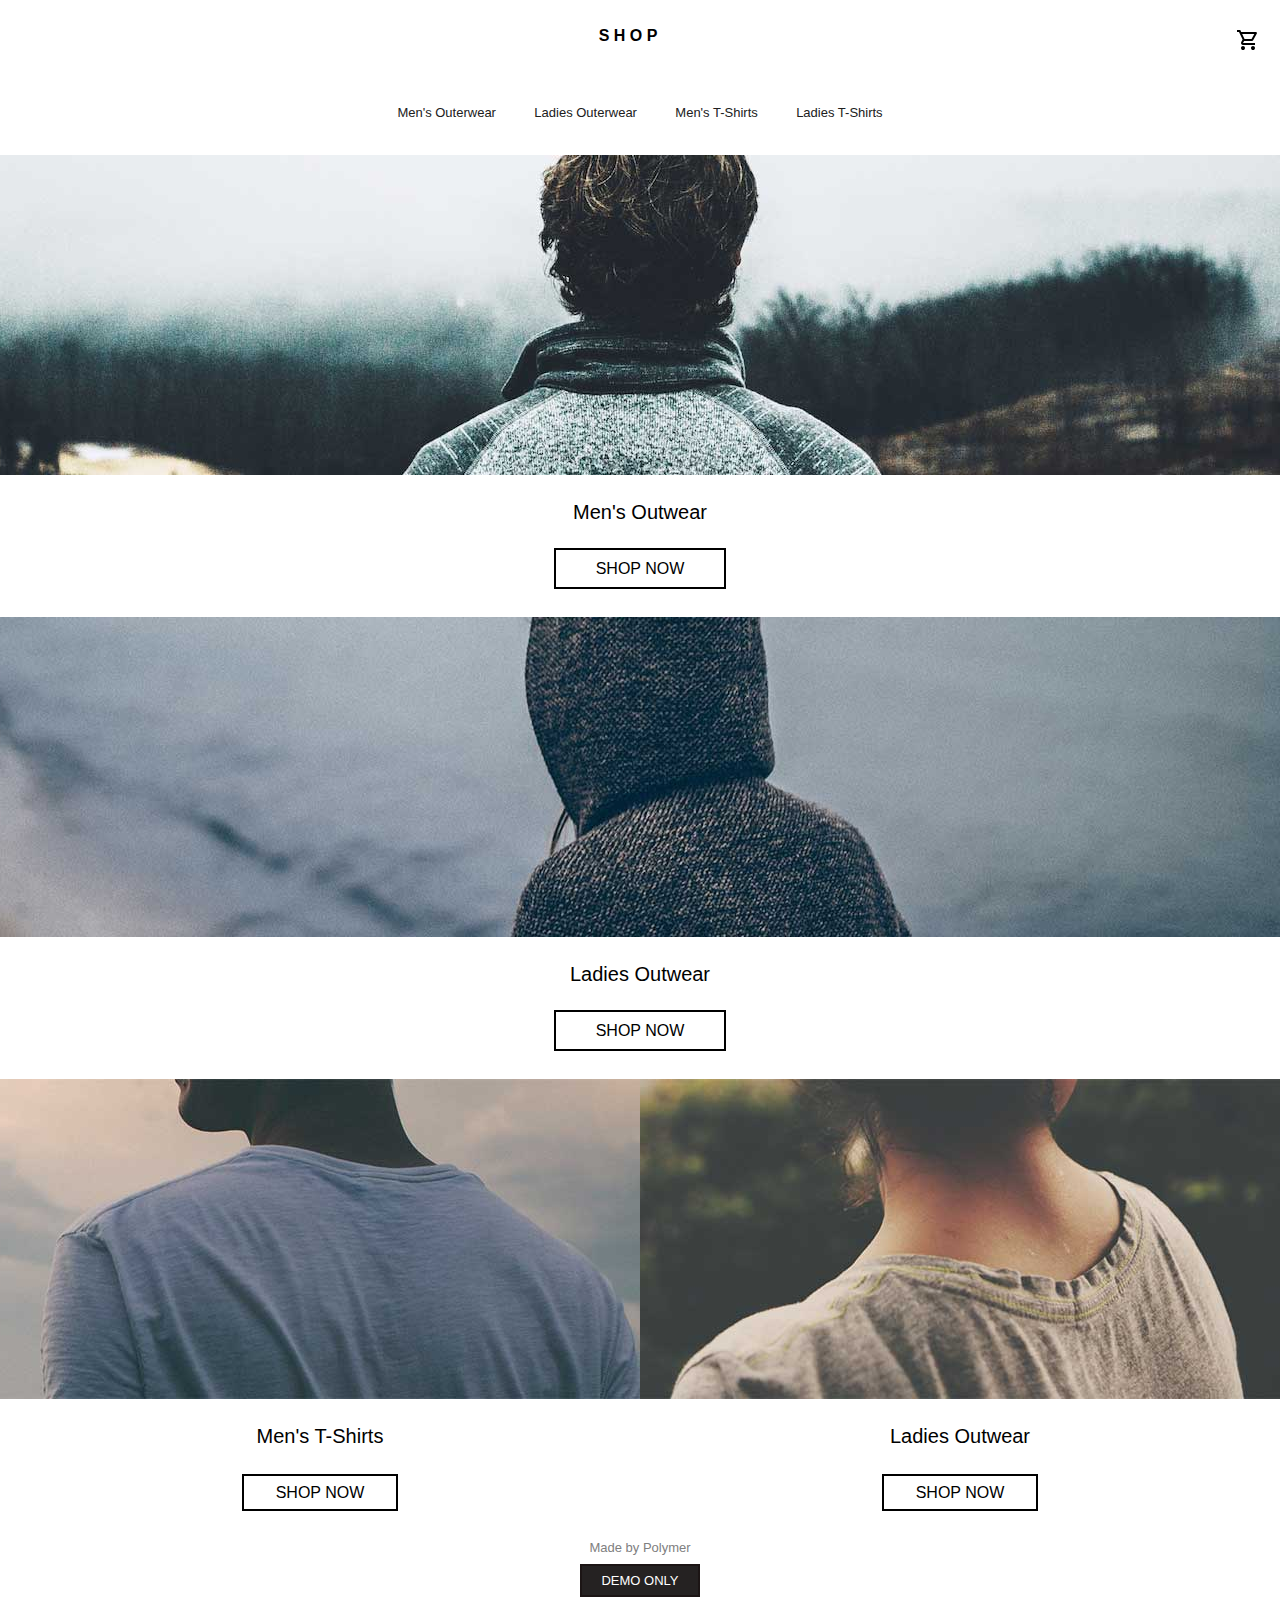
<file: index.html>
<!DOCTYPE html>
<html lang="en">
<head>
    <meta charset="UTF-8">
    <meta name="viewport" content="width=device-width, initial-scale=1.0">
    <title>Polymer-Pricing</title>
    <link rel="stylesheet" href="./reset.css">
    <link rel="stylesheet" href="./style.css">
    
</head>
<body>
    <div class="main">
        <div class="MainBar">
            <div class="HamburgerMenu2"><a href="#"><svg xmlns="http://www.w3.org/2000/svg" height="24px" viewBox="0 -960 960 960" width="20px" fill="#ffffff"><path d="M120-240v-80h720v80H120Zm0-200v-80h720v80H120Zm0-200v-80h720v80H120Z"/></svg></a></div>
            <div class="HamburgerMenu"><a href="#"><svg xmlns="http://www.w3.org/2000/svg" height="24px" viewBox="0 -960 960 960" width="20px" fill="#000000"><path d="M120-240v-80h720v80H120Zm0-200v-80h720v80H120Zm0-200v-80h720v80H120Z"/></svg></a></div>
            <a class="ShopCenter" href="./index.html">S H O P</a>
            <div class="ShoppingCart"><a href="./cart.html"><svg xmlns="http://www.w3.org/2000/svg" height="24px" viewBox="0 -960 960 960" width="24px" fill="#000000"><path d="M280-80q-33 0-56.5-23.5T200-160q0-33 23.5-56.5T280-240q33 0 56.5 23.5T360-160q0 33-23.5 56.5T280-80Zm400 0q-33 0-56.5-23.5T600-160q0-33 23.5-56.5T680-240q33 0 56.5 23.5T760-160q0 33-23.5 56.5T680-80ZM246-720l96 200h280l110-200H246Zm-38-80h590q23 0 35 20.5t1 41.5L692-482q-11 20-29.5 31T622-440H324l-44 80h480v80H280q-45 0-68-39.5t-2-78.5l54-98-144-304H40v-80h130l38 80Zm134 280h280-280Z"/></svg></a></div>
        </div>
        <div class="MainPagelist">
            <a class="heading1" href="./ladies-outwear.html">Men's Outerwear</a>
            <a class="heading1" href="./ladies-outwear.html">Ladies Outerwear</a>
            <a class="heading1" href="./ladies-outwear.html">Men's T-Shirts</a>
            <a class="heading1" href="./ladies-outwear.html">Ladies T-Shirts</a>
        </div>
        <div class="container">
            <a  href="./ladies-outwear.html">
                <img class="image"  src="./images/mens_outerwear.jpg" alt="Men's Outwear">
            </a>
            <h2>Men's Outwear</h2>
            <a class="ShopNow" href="./ladies-outwear.html">SHOP NOW</a>
        </div>

        <div class="container">
            <a  href="./ladies-outwear.html">
                <img class="image"  src="./images/ladies_outerwear.jpg" alt="Ladies Outwear">
            </a>
            <h2>Ladies Outwear</h2>
            <a class="ShopNow" href="./ladies-outwear.html">SHOP NOW</a>
        </div>

        <div class="RContainer">

            <div class="container">
                <a  href="./ladies-outwear.html">
                    <img class="image"  src="./images/mens_tshirts.jpg" alt="Men's ">
                </a>
                <h2 class="font">Men's T-Shirts</h2>
                <a class="ShopNow Row" href="./ladies-outwear.html">SHOP NOW</a>
            </div>

            <div class="container">
                <a  href="./ladies-outwear.html">
                    <img class="image"  src="./images/ladies_tshirts.jpg" alt="Ladies Outwear">
                </a>
                <h2 class="font">Ladies Outwear</h2>
                <a class="ShopNow Row" href="./ladies-outwear.html">SHOP NOW</a>
            </div>
        </div>
        <div class="last">
            <a class="MadeBy" href="#">Made by Polymer</a>
            <div class="demo-only">DEMO ONLY</div>
        </div>   
         
    </div>
</body>
</html>
</file>
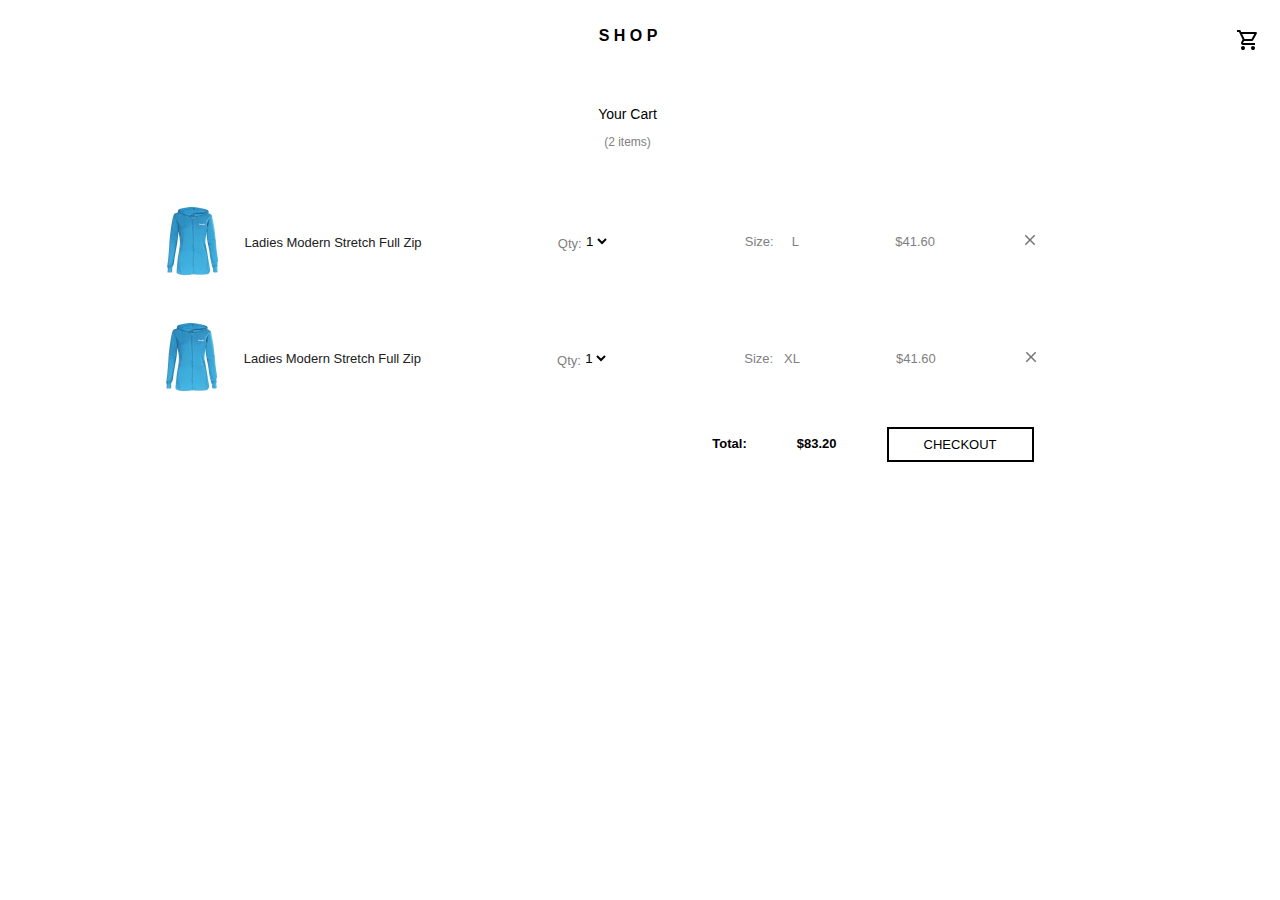
<file: cart.html>
<!DOCTYPE html>
<html lang="en">

<head>
    <meta charset="UTF-8">
    <meta name="viewport" content="width=device-width, initial-scale=1.0">
    <title>Your Cart</title>
    <link rel="stylesheet" href="./reset.css">
    <link rel="stylesheet" href="./style.css">
</head>

<body>

    <div class="CartForMobile">
    <div class="CartMain">
        <div class="MainBar">
            <div class="HamburgerMenu2"><a href="#"><svg xmlns="http://www.w3.org/2000/svg" height="24px" viewBox="0 -960 960 960" width="20px" fill="#ffffff"><path d="M120-240v-80h720v80H120Zm0-200v-80h720v80H120Zm0-200v-80h720v80H120Z"/></svg></a></div>
            <div class="HamburgerMenu"><a href="#"><svg xmlns="http://www.w3.org/2000/svg" height="24px"
                        viewBox="0 -960 960 960" width="24px" fill="#000000">
                        <path d="M120-240v-80h720v80H120Zm0-200v-80h720v80H120Zm0-200v-80h720v80H120Z" /></svg></a></div>
            <a class="ShopCenter" href="./index.html">S H O P</a>
            <div class="ShoppingCart"><a href="./cart.html"><svg xmlns="http://www.w3.org/2000/svg" height="24px"
                        viewBox="0 -960 960 960" width="24px" fill="#000000">
                        <path
                            d="M280-80q-33 0-56.5-23.5T200-160q0-33 23.5-56.5T280-240q33 0 56.5 23.5T360-160q0 33-23.5 56.5T280-80Zm400 0q-33 0-56.5-23.5T600-160q0-33 23.5-56.5T680-240q33 0 56.5 23.5T760-160q0 33-23.5 56.5T680-80ZM246-720l96 200h280l110-200H246Zm-38-80h590q23 0 35 20.5t1 41.5L692-482q-11 20-29.5 31T622-440H324l-44 80h480v80H280q-45 0-68-39.5t-2-78.5l54-98-144-304H40v-80h130l38 80Zm134 280h280-280Z" />
                    </svg></a></div>
        </div>

        <div class="details">
            <h2 class="page-name">Your Cart</h2>
            <p class="page-items">(2 items)</p>
        </div>

    </div>

    <div class="CartItems">

        <div class="CartItem1">

            <a class="ImageInCart" href="./product.html">
                <div class="ImageDiv">
                    <img class="CartItemImage " src="./Ladies-outwear-images/10-24102B.jpg" alt="">
                </div>
            </a>

            <div class="DetailsOfCart">
                <div class="Div1">
                    <div class="ItemDetailsCO"><a class="NameOnCheckOut" href="./product.html">Ladies Modern Stretch Full Zip</a>
                    </div>
                    <div class="CloseButton"><svg xmlns="http://www.w3.org/2000/svg" height="18px"
                            viewBox="0 -960 960 960" width="18px" fill=#757575>
                            <path
                                d="m256-200-56-56 224-224-224-224 56-56 224 224 224-224 56 56-224 224 224 224-56 56-224-224-224 224Z" />
                        </svg></div>
                </div>
                <div></div>
                <div class="Div2">
                    <div class="Empty"></div>
                    <div class="details-qty">
                        <label class="latestQTY" for="Qty">Qty: </label>
                        <select class="PQtySelector" name="option" id="Quantity">
                            <option value="1" selected>1</option>
                            <option value="2">2</option>
                            <option value="3">3</option>
                            <option value="4">4</option>
                            <option value="5">5</option>
                        </select>
                    </div>
                    
                    <div class="Size">Size:  &nbsp; &nbsp;       M </div>
                    <div class="Size">$41.60 </div>
                </div>
            </div>
        </div>

        <div class="CartItem1">

            <a class="ImageInCart" href="./product.html">
                <div class="ImageDiv">
                    <img class="CartItemImage " src="./Ladies-outwear-images/10-24102B.jpg" alt="">
                </div>
            </a>

            <div class="DetailsOfCart">
                <div class="Div1">
                    <div class="ItemDetailsCO"><a class="NameOnCheckOut" href="">Ladies Modern Stretch Full Zip</a>
                    </div>
                    <div class="CloseButton"><svg xmlns="http://www.w3.org/2000/svg" height="18px"
                            viewBox="0 -960 960 960" width="18px" fill=#757575>
                            <path
                                d="m256-200-56-56 224-224-224-224 56-56 224 224 224-224 56 56-224 224 224 224-56 56-224-224-224 224Z" />
                        </svg></div>
                </div>
                <div></div>
                <div class="Div2">
                    <div class="Empty"></div>
                    <div class="details-qty">
                        <label class="latestQTY" for="Qty">Qty: </label>
                        <select class="PQtySelector" name="option" id="Quantity">
                            <option value="1" selected>1</option>
                            <option value="2">2</option>
                            <option value="3">3</option>
                            <option value="4">4</option>
                            <option value="5">5</option>
                        </select>
                    </div>
                    
                    <div class="Size">Size:  &nbsp; &nbsp;       L </div>
                    <div class="Size">$41.60 </div>
                </div>
            </div>
        </div>
    </div>
    <div class="CHLast">
        <div class="Constant"></div>
        <div class="Constant2">
        <div class="Constant3">
        <div class="Total">Total: &nbsp; &nbsp; &nbsp; &nbsp; 83.20</div>
        </div>
    </div>
    </div>

    <a class="CCheckout" href="./checkout.html">
        <div class="CCheckoutDiv">CHECKOUT</div>
    </a>    
 </div>


 <div class="CartForLaptop">
    <div class="CartMain">
        <div class="MainBar">
            <div class="HamburgerMenu2"><a href="#"><svg xmlns="http://www.w3.org/2000/svg" height="24px" viewBox="0 -960 960 960" width="20px" fill="#ffffff"><path d="M120-240v-80h720v80H120Zm0-200v-80h720v80H120Zm0-200v-80h720v80H120Z"/></svg></a></div>
            <div class="HamburgerMenu"><a href="#"><svg xmlns="http://www.w3.org/2000/svg" height="24px"
                        viewBox="0 -960 960 960" width="24px" fill="#000000">
                        <path d="M120-240v-80h720v80H120Zm0-200v-80h720v80H120Zm0-200v-80h720v80H120Z" /></svg></a></div>
            <a class="ShopCenter" href="./index.html">S H O P</a>
            <div class="ShoppingCart"><a href="./cart.html"><svg xmlns="http://www.w3.org/2000/svg" height="24px"
                        viewBox="0 -960 960 960" width="24px" fill="#000000">
                        <path
                            d="M280-80q-33 0-56.5-23.5T200-160q0-33 23.5-56.5T280-240q33 0 56.5 23.5T360-160q0 33-23.5 56.5T280-80Zm400 0q-33 0-56.5-23.5T600-160q0-33 23.5-56.5T680-240q33 0 56.5 23.5T760-160q0 33-23.5 56.5T680-80ZM246-720l96 200h280l110-200H246Zm-38-80h590q23 0 35 20.5t1 41.5L692-482q-11 20-29.5 31T622-440H324l-44 80h480v80H280q-45 0-68-39.5t-2-78.5l54-98-144-304H40v-80h130l38 80Zm134 280h280-280Z" />
                    </svg></a></div>
        </div>

        <div class="details CartDetails">
            <h2 class="page-name">Your Cart</h2>
            <p class="page-items">(2 items)</p>
        </div>

    </div>

    

    <div class="CartItemsLaptop">

        

        <div class="CartProduct1">

            <a class="ImageInCart" href="./product.html">
                <div class="ImageDiv">
                    <img class="CartItemImage" src="./Ladies-outwear-images/10-24102B.jpg" alt="">
                </div>
            </a>

            <div class="CartProductName">
                <div class="ProductNameInCart"><a class="ProductNameInCartLink" href="./product.html">Ladies Modern Stretch Full Zip</a></div>
            </div>

            <div class="CartProductDetails">
                <div class="details-qty details-qty-laptop">
                    <label class="latestQTY latestQTYLaptop" for="Qty">Qty: </label>
                    <select class="PQtySelector PQtySelectorLaptop" name="option" id="Quantity">
                        <option value="1" selected>1</option>
                        <option value="2">2</option>
                        <option value="3">3</option>
                        <option value="4">4</option>
                        <option value="5">5</option>
                    </select>
                </div>
                <div class="Size SizeLaptop">Size:  &nbsp; &nbsp;       L </div>
                <div class="Size SizeLaptop">$41.60 </div>
                <div class="CloseButton CloseButtonLaptop"><svg xmlns="http://www.w3.org/2000/svg" height="18px"
                    viewBox="0 -960 960 960" width="18px" fill=#757575>
                    <path
                        d="m256-200-56-56 224-224-224-224 56-56 224 224 224-224 56 56-224 224 224 224-56 56-224-224-224 224Z" />
                </svg></div>
            </div>



        </div>


        <div class="CartProduct1">

            <a class="ImageInCart" href="./product.html">
                <div class="ImageDiv">
                    <img class="CartItemImage" src="./Ladies-outwear-images/10-24102B.jpg" alt="">
                </div>
            </a>

            <div class="CartProductName">
                <div class="ProductNameInCart"><a class="ProductNameInCartLink" href="./product.html">Ladies Modern Stretch Full Zip</a></div>
            </div>

            <div class="CartProductDetails">
                <div class="details-qty details-qty-laptop">
                    <label class="latestQTY latestQTYLaptop" for="Qty">Qty: </label>
                    <select class="PQtySelector PQtySelectorLaptop" name="option" id="Quantity">
                        <option value="1" selected>1</option>
                        <option value="2">2</option>
                        <option value="3">3</option>
                        <option value="4">4</option>
                        <option value="5">5</option>
                    </select>
                </div>
                <div class="Size SizeLaptop">Size:  &nbsp;       XL </div>
                <div class="Size SizeLaptop">$41.60 </div>
                <div class="CloseButton CloseButtonLaptop"><svg xmlns="http://www.w3.org/2000/svg" height="18px"
                    viewBox="0 -960 960 960" width="18px" fill=#757575>
                    <path
                        d="m256-200-56-56 224-224-224-224 56-56 224 224 224-224 56 56-224 224 224 224-56 56-224-224-224 224Z" />
                </svg></div>
            </div>
        </div>


        <div class="CartProduct1 line3">
        <div class="CartTotalLaptop1">

            <div class="CartTotalLaptop">
                <div class="TotalLaptop">Total:</div>
                <span class="subtotal">$83.20</span>
                <d class="CheckOutLaptopClick">
                    <a class="CheckOutLaptopClick1" href="./checkout.html">CHECKOUT</a>
                </d>  
            </div>
        </div>
        </div>
        



    </div>
      
 </div>
</body>

</html>
</file>
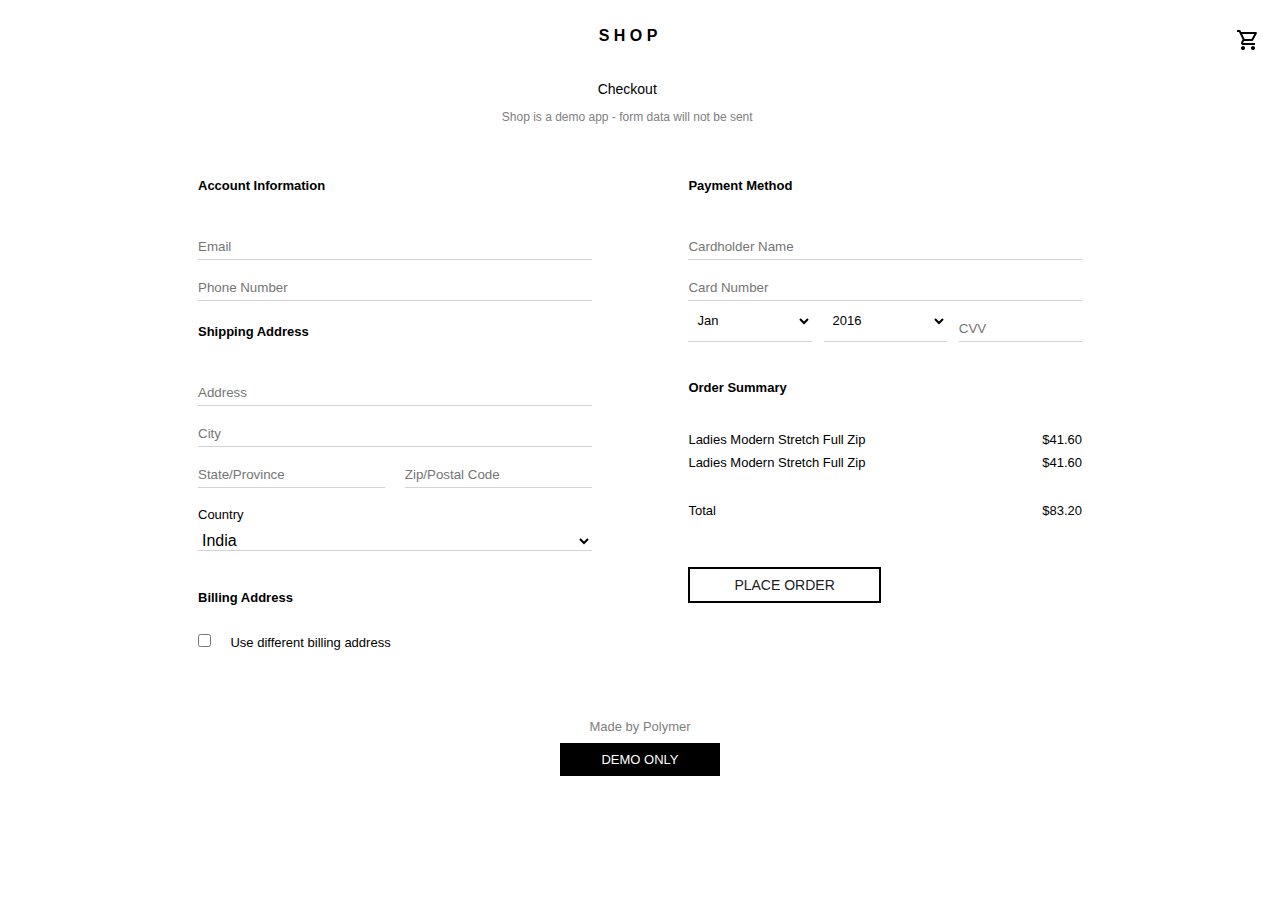
<file: checkout.html>
<!DOCTYPE html>
<html lang="en">
<head>
    <meta charset="UTF-8">
    <meta name="viewport" content="width=device-width, initial-scale=1.0">
    <title>Checkout</title>
    <link rel="stylesheet" href="./reset.css">
    <link rel="stylesheet" href="./style.css">
</head>
<body>
    <div class="main">
        <div class="MainBar">
            <div class="HamburgerMenu2"><a href="#"><svg xmlns="http://www.w3.org/2000/svg" height="24px" viewBox="0 -960 960 960" width="20px" fill="#ffffff"><path d="M120-240v-80h720v80H120Zm0-200v-80h720v80H120Zm0-200v-80h720v80H120Z"/></svg></a></div>
            <div class="HamburgerMenu"><a href="#"><svg xmlns="http://www.w3.org/2000/svg" height="24px" viewBox="0 -960 960 960" width="20px" fill="#000000"><path d="M120-240v-80h720v80H120Zm0-200v-80h720v80H120Zm0-200v-80h720v80H120Z"/></svg></a></div>
            <a class="ShopCenter" href="./index.html">S H O P</a>
            <div class="ShoppingCart"><a href="./cart.html"><svg xmlns="http://www.w3.org/2000/svg" height="24px" viewBox="0 -960 960 960" width="24px" fill="#000000"><path d="M280-80q-33 0-56.5-23.5T200-160q0-33 23.5-56.5T280-240q33 0 56.5 23.5T360-160q0 33-23.5 56.5T280-80Zm400 0q-33 0-56.5-23.5T600-160q0-33 23.5-56.5T680-240q33 0 56.5 23.5T760-160q0 33-23.5 56.5T680-80ZM246-720l96 200h280l110-200H246Zm-38-80h590q23 0 35 20.5t1 41.5L692-482q-11 20-29.5 31T622-440H324l-44 80h480v80H280q-45 0-68-39.5t-2-78.5l54-98-144-304H40v-80h130l38 80Zm134 280h280-280Z"/></svg></a></div>
        </div>

        <div class="details DetailsCheckout">
            <h2 class="page-name">Checkout</h2>
            <p class="page-items">Shop is a demo app - form data will not be sent</p>
        </div>


        <div class="main-container">


            <div class="left-container">

                <h2 class="PersonDetailsHeading">Account Information</h2>
                <input type="text" placeholder="Email" class="InputData">
                <input type="text" placeholder="Phone Number" class="InputData">
                <h2 class="PersonDetailsHeading">Shipping Address</h2>
                <input type="text" placeholder="Address" class="InputData">
                <input type="text" placeholder="City" class="InputData">
                <div class="StateZip">
                    <input type="text" placeholder="State/Province" class="InputData">
                    <input type="text" placeholder="Zip/Postal Code" class="InputData">
                </div>
                <div class="LableCountry">
                    <label for="" class="LabelName">Country</label>
                    <select name="" id="" class="CountrySelector">
                        <option value="">India</option>
                        <option value="">USA</option>
                        <option value="">Canada</option>
                    </select>
                </div>

                <h2 class="PersonDetailsHeading  BillingAddress">Billing Address</h2>

                <div class="HiddenBillDiv">
                    <input type="checkbox" id="hide-bill" class="hidden-bill">
                    <label class="label-hide-address" for="">Use different billing address</label>
                    <div id="hide" class="hidden-address">
                        <input type="text" placeholder="Address" class="InputData">
                        <input type="text" placeholder="City" class="InputData">
                        <div style="width: 100%;">
                            <div class="StateZip">
                                <input type="text" placeholder="State/Province" class="InputData">
                                <input type="text" placeholder="Zip/Postal Code" class="InputData">
                            </div>
                        </div>
                    </div>
                </div>

            </div>

            <div class="right-container">

                <h2 class="PersonDetailsHeading">Payment Method</h2>
                <input type="text" name="" id="" placeholder="Cardholder Name" class="InputData">
                <input type="text" name="" id="" placeholder="Card Number" class="InputData">
                <div class="MonthYearCvv">
                    <select name="" id="" class="MonthSelector">
                        <option value="">Jan</option>
                        <option value="">Feb</option>
                        <option value="">Mar</option>
                        <option value="">Apr</option>
                        <option value="">May</option>
                        <option value="">Jun</option>
                        <option value="">Jul</option>
                        <option value="">Aug</option>
                        <option value="">Sep</option>
                        <option value="">Oct</option>
                        <option value="">Nov</option>
                        <option value="">Dec</option>
                    </select>
                    <select name="" id="" class="MonthSelector">
                        <option value="">2016</option>
                        <option value="">2017</option>
                        <option value="">2018</option>
                        <option value="">2019</option>
                        <option value="">2020</option>
                        <option value="">2021</option>
                        <option value="">2022</option>
                        <option value="">2023</option>
                        <option value="">2024</option>
                        <option value="">2025</option>
                        <option value="">2026</option>
                    </select>
                    <input type="text" placeholder="CVV" class="InputData InputCvv">
                </div>

                <h2 class="PersonDetails OrderSummary">Order Summary</h2>
                <div class="CheckoutTotalPrice">
                    <h4 class="TotalPriceLast">Ladies Modern Stretch Full Zip</h4>
                    <span>$41.60</span>
                </div>
                <div class="CheckoutTotalPrice">
                    <h4 class="TotalPriceLast">Ladies Modern Stretch Full Zip</h4>
                    <span>$41.60</span>
                </div>
                <div  class="CheckoutTotalPrice last2">
                    <h4 class="TotalPriceLast">Total</h4>
                    <span>$83.20</span>
                </div>


            <footer class="PlaceOrderLastDiv">
                <a href="./cart.html" class="PlaceOrderLast">PLACE ORDER</a>
            </footer>
            </div>

        </div>
        <a class="AddToCart" href="./cart.html">
            <div class="AddToCartDiv">PLACE ORDER</div>
        </a>



    </div>

    <div class="LastContentOfProductPage  demoonlylast">
        <a class="LastContentOfProductPageMadeBy" href="#">Made by Polymer</a>
        <div class="LastContentOfProductPageDemoOnly">DEMO ONLY</div>
    </div> 
</body>
</html>
</file>
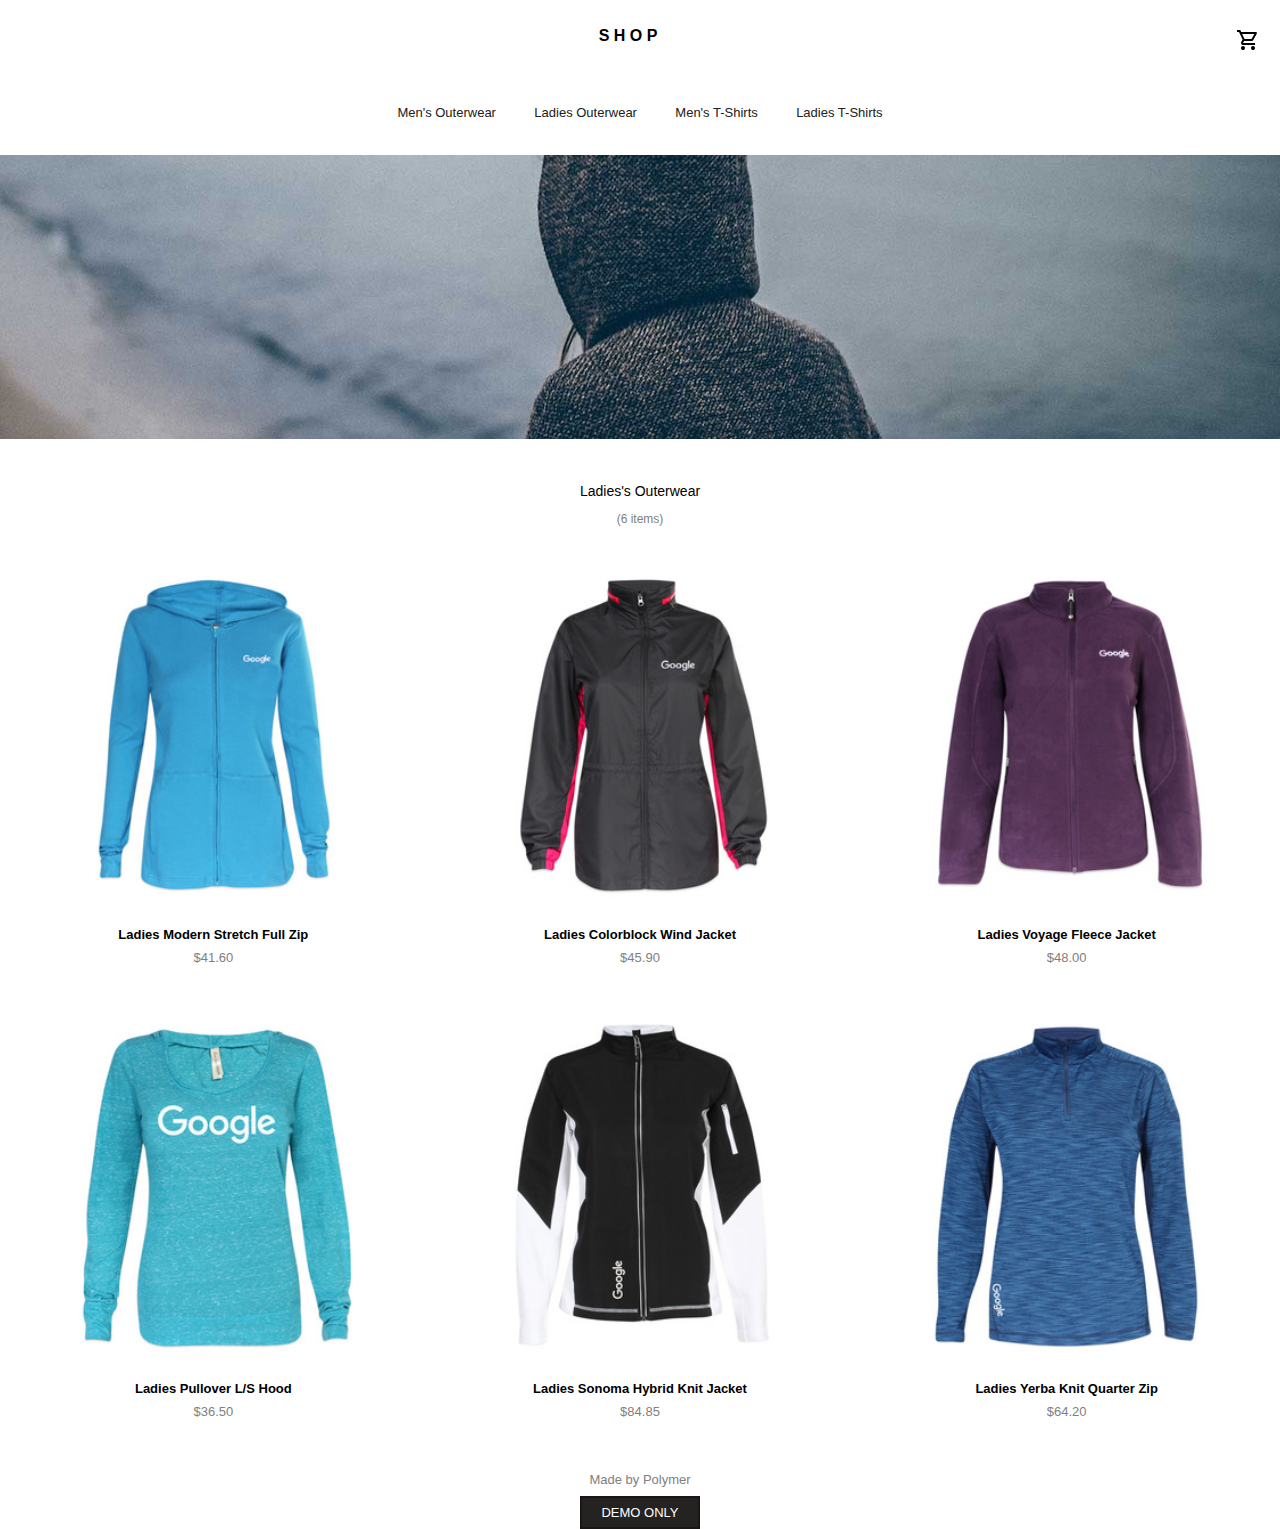
<file: ladies-outwear.html>
<!DOCTYPE html>
<html lang="en">
<head>
    <meta charset="UTF-8">
    <meta name="viewport" content="width=device-width, initial-scale=1.0">
    <title>ladies-outwear</title>
    <link rel="stylesheet" href="./reset.css">
    <link rel="stylesheet" href="./style.css">
</head>
<body>
    <div class="main">
        <div class="MainBar">
            <div class="HamburgerMenu2"><a href="#"><svg xmlns="http://www.w3.org/2000/svg" height="24px" viewBox="0 -960 960 960" width="20px" fill="#ffffff"><path d="M120-240v-80h720v80H120Zm0-200v-80h720v80H120Zm0-200v-80h720v80H120Z"/></svg></a></div>
            <div class="HamburgerMenu"><a href="#"><svg xmlns="http://www.w3.org/2000/svg" height="24px" viewBox="0 -960 960 960" width="20px" fill="#000000"><path d="M120-240v-80h720v80H120Zm0-200v-80h720v80H120Zm0-200v-80h720v80H120Z"/></svg></a></div>
            <a class="ShopCenter" href="./index.html">S H O P</a>
            <div class="ShoppingCart"><a href="./cart.html"><svg xmlns="http://www.w3.org/2000/svg" height="24px" viewBox="0 -960 960 960" width="24px" fill="#000000"><path d="M280-80q-33 0-56.5-23.5T200-160q0-33 23.5-56.5T280-240q33 0 56.5 23.5T360-160q0 33-23.5 56.5T280-80Zm400 0q-33 0-56.5-23.5T600-160q0-33 23.5-56.5T680-240q33 0 56.5 23.5T760-160q0 33-23.5 56.5T680-80ZM246-720l96 200h280l110-200H246Zm-38-80h590q23 0 35 20.5t1 41.5L692-482q-11 20-29.5 31T622-440H324l-44 80h480v80H280q-45 0-68-39.5t-2-78.5l54-98-144-304H40v-80h130l38 80Zm134 280h280-280Z"/></svg></a></div>
        </div>
        <div class="MainPagelist">
            <a class="heading1" href="./ladies-outwear.html">Men's Outerwear</a>
            <a class="heading1" href="./ladies-outwear.html">Ladies Outerwear</a>
            <a class="heading1" href="./ladies-outwear.html">Men's T-Shirts</a>
            <a class="heading1" href="./ladies-outwear.html">Ladies T-Shirts</a>
        </div>

        <div class="LadiesOutwearPageImageDiv">
            <img class="LadiesOutwearPageImage" src="./images/ladies_outerwear.jpg" alt="">
        </div>
        <div class="details">
            <h2 class="page-name">Ladies's Outerwear</h2>
            <p class="page-items">(6 items)</p>
        </div>

        <div class="contents">
            <ul class="grid">
                <li>
                    <a class="content-block" href="./product.html">
                        <img class="product-image" src="./Ladies-outwear-images/10-24102B.jpg" alt="">
                        <h2 class="product-name">Ladies Modern Stretch Full Zip</h2>
                        <p class="product-price">$41.60</p>
                    </a>
                </li>

                <li>
                    <a class="content-block" href="./product.html">
                        <img class="product-image" src="./Ladies-outwear-images/10-25058B.jpg" alt="">
                        <h2 class="product-name">Ladies Colorblock Wind Jacket</h2>
                        <p class="product-price">$45.90</p>
                    </a>
                </li>

                <li>
                    <a class="content-block" href="./product.html">
                        <img class="product-image" src="./Ladies-outwear-images/10-24101B.jpg" alt="">
                        <h2 class="product-name">Ladies Voyage Fleece Jacket</h2>
                        <p class="product-price">$48.00</p>
                    </a>
                </li>

                <li>
                    <a class="content-block" href="./product.html">
                        <img class="product-image" src="./Ladies-outwear-images/10-24098B.jpg" alt="">
                        <h2 class="product-name">Ladies Pullover L/S Hood</h2>
                        <p class="product-price">$36.50</p>
                    </a>
                </li>

                <li>
                    <a class="content-block" href="./product.html">
                        <img class="product-image" src="./Ladies-outwear-images/10-24097B.jpg" alt="">
                        <h2 class="product-name">Ladies Sonoma Hybrid Knit Jacket</h2>
                        <p class="product-price">$84.85</p>
                    </a>
                </li>

                <li>
                    <a class="content-block" href="./product.html">
                        <img class="product-image" src="./Ladies-outwear-images/10-24099B.jpg" alt="">
                        <h2 class="product-name">Ladies Yerba Knit Quarter Zip</h2>
                        <p class="product-price">$64.20</p>
                    </a>
                </li>


            </ul>
        </div>
        <div class="last last-demo">
            <a class="MadeBy" href="#">Made by Polymer</a>
            <div class="demo-only">DEMO ONLY</div>
        </div>   
    </div>
</body>
</html>
</file>
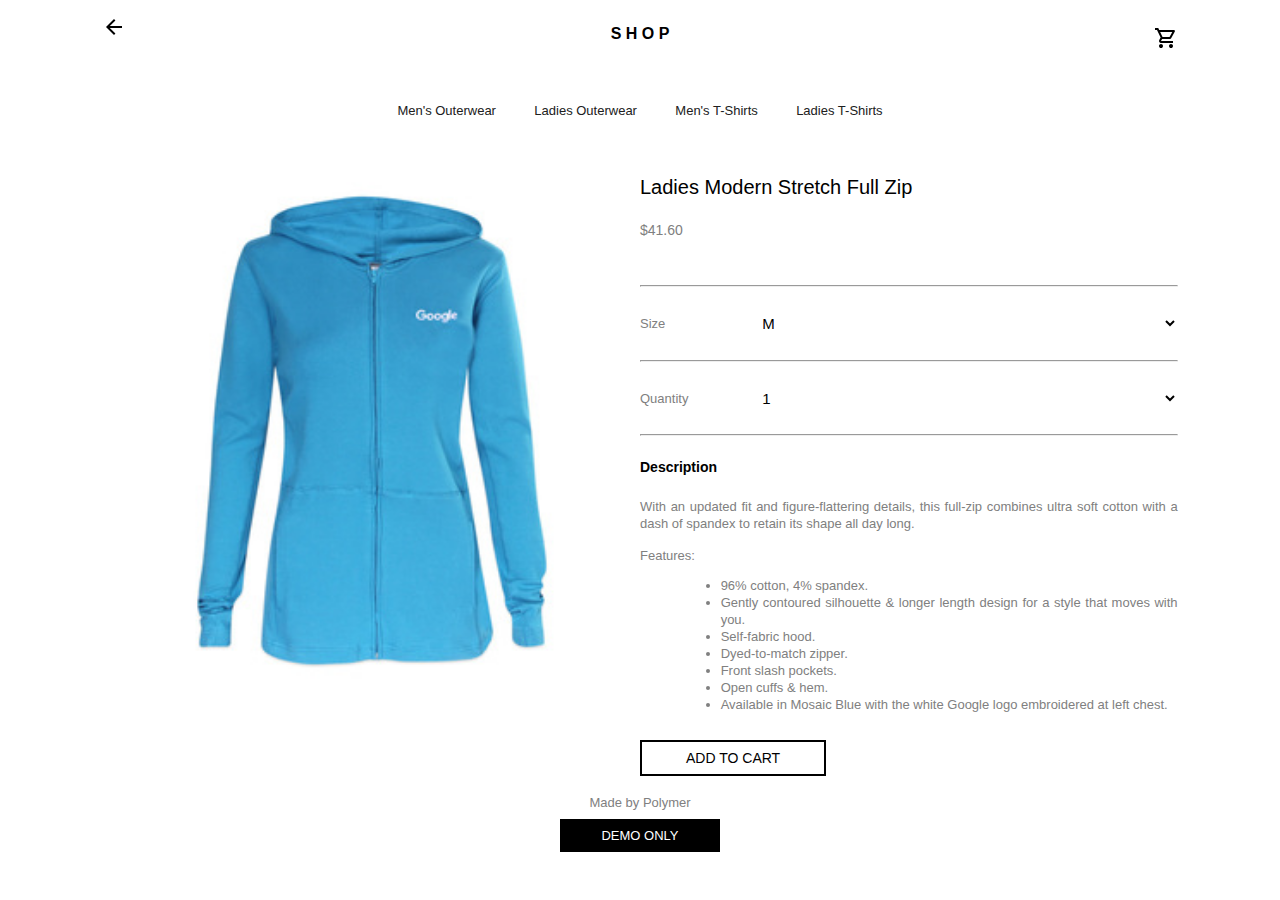
<file: product.html>
<!DOCTYPE html>
<html lang="en">

<head>
    <meta charset="UTF-8">
    <meta name="viewport" content="width=device-width, initial-scale=1.0">
    <title>Product-Description</title>
    <link rel="stylesheet" href="./reset.css">
    <link rel="stylesheet" href="./style.css">
</head>

<body>
    <div class="MainContainer">
        <div class="MainBar ProductMainBar">
            <div class="BackButton"><a href="./ladies-outwear.html"><svg xmlns="http://www.w3.org/2000/svg" height="24px"
                        viewBox="0 -960 960 960" width="24px" fill="#000000">
                        <path d="m313-440 224 224-57 56-320-320 320-320 57 56-224 224h487v80H313Z" />
                    </svg></a></div>
            <a class="ShopCenter" href="./index.html">S H O P</a>
            <div class="ShoppingCart ProductCart"><a href="./cart.html"><svg xmlns="http://www.w3.org/2000/svg" height="24px"
                        viewBox="0 -960 960 960" width="24px" fill="#000000">
                        <path
                            d="M280-80q-33 0-56.5-23.5T200-160q0-33 23.5-56.5T280-240q33 0 56.5 23.5T360-160q0 33-23.5 56.5T280-80Zm400 0q-33 0-56.5-23.5T600-160q0-33 23.5-56.5T680-240q33 0 56.5 23.5T760-160q0 33-23.5 56.5T680-80ZM246-720l96 200h280l110-200H246Zm-38-80h590q23 0 35 20.5t1 41.5L692-482q-11 20-29.5 31T622-440H324l-44 80h480v80H280q-45 0-68-39.5t-2-78.5l54-98-144-304H40v-80h130l38 80Zm134 280h280-280Z" />
                    </svg></a></div>
        </div>
        <div class="MainPagelist">
            <a class="heading1" href="./ladies-outwear.html">Men's Outerwear</a>
            <a class="heading1" href="./ladies-outwear.html">Ladies Outerwear</a>
            <a class="heading1" href="./ladies-outwear.html">Men's T-Shirts</a>
            <a class="heading1" href="./ladies-outwear.html">Ladies T-Shirts</a>
        </div>



        <div class="PImageMainContainer">
            <div class="PImageContainer">
                <img class="PImage" src="./Ladies-outwear-images/10-24102B.jpg" alt="Women's jacket">
            </div>

            <div class="PImageDescription">
                <h2 class="PName">Ladies Modern Stretch Full Zip</h2>

                <div class="PPrice">$41.60</div>

                <div class="PSelection">
                    <hr class="line">
                    <div class="PSize">
                        <label class="PSelectorName" for="Size">Size</label>
                        <select class="PSelector" name="option" id="Size">
                            <option value="XS">XS</option>
                            <option value="S">S</option>
                            <option value="M" selected>M</option>
                            <option value="L">L</option>
                            <option value="XL">XL</option>
                        </select>
                    </div>
                    <hr class="line">
                    <div class="PSize">
                        <label class="PQuantity" for="Quantity">Quantity</label>
                        <select class="PQuantitySelector" name="option" id="Quantity">
                            <option value="1" selected>1</option>
                            <option value="2">2</option>
                            <option value="3">3</option>
                            <option value="4">4</option>
                            <option value="5">5</option>
                        </select>
                    </div>
                    <hr class="line">
                </div>

                <div class="PDescription">
                    <h2 class="PDetails">Description</h2>
                    <p class="PDetailsContent">With an updated fit and figure-flattering details, this full-zip combines
                        ultra soft cotton with a dash of spandex to retain its shape all day long. </p>
                    <br>
                    <div class="PFeature">Features:</div>
                    <br>
                    <div class="PUnlistDiv">
                        <ul class="PlistContents">
                            <li>96% cotton, 4% spandex.</li>
                            <li>Gently contoured silhouette & longer length design for a style that moves with you.</li>
                            <li>Self-fabric hood.</li>
                            <li>Dyed-to-match zipper.</li>
                            <li>Front slash pockets.</li>
                            <li>Open cuffs & hem.</li>
                            <li>Available in Mosaic Blue with the white Google logo embroidered at left chest.</li>
                        </ul>
                    </div>
                </div>
                <a class="AddToCartLink" href="./cart.html"><button class="ProductPageAddToCart">ADD TO CART</button></a>
            </div>
        </div>
    </div>

    <a class="AddToCart" href="./cart.html">
        <div class="AddToCartDiv">ADD TO CART</div>
    </a>

    <div class="LastContentOfProductPage">
        <a class="LastContentOfProductPageMadeBy" href="#">Made by Polymer</a>
        <div class="LastContentOfProductPageDemoOnly">DEMO ONLY</div>
    </div> 
</body>

</html>
</file>
<file: style.css>
@import url("https://fonts.googleapis.com/css2?family=League+Spartan:wght@100..900&family=Noto+Sans:ital,wght@0,100..900;1,100..900&display=swap");
*{
    margin:0%;
    padding: 0%;
    font-family: "Roboto","Noto", sans-serif;
    box-sizing: border-box;
}

.MainBar{

    display: flex;
    justify-content: space-between;
    padding-top: 15px;
    padding-bottom: 15px;
}

.HamburgerMenu{
    padding-left: 20px;
}

.HamburgerMenuOutwear{
    display: none;
}
.HamburgerMenu2{
    display: none;
}

.ShopCenter{
    padding-top: 5px;
    text-decoration: none;
    color: black;
    font-weight: 700;
}

.ShoppingCart{
    
    padding-right: 20px;
}

.MainPagelist{
    display: none;
}

.ProductPageAddToCart{
    display: none;
}
.image{
    width: 100%;
    height: 240px;
    object-fit: cover;  
    object-position: center;
}

.container{
    text-align: center;
    padding-bottom: 40px;
}

h2{
    font-weight: 500;
    font-size: 20px;
    margin: 24px 0px;
    padding-bottom: 15px;
  
}

.ShopNow{
    text-decoration: none;
    color: black;
    text-align: center;
    border: 2px solid black;
    padding: 10px 40px;   
}

.RContainer{
    display: flex;
}

.Row{
    padding: 8px 32px;  
}

.last{
    display: flex;
    flex-direction: column;
    align-items: center;
}
.MadeBy{
    text-decoration: none;
    color: gray;
    text-align: center;
    font-size: small;
    padding-bottom: 10px;
}

.demo-only{
    width: 120px;
    border: 2px solid rgb(28, 21, 21);
    text-align: center;
    font-size: 13px;
    margin-left: 35%;
    margin-right: 35%;
    color: white;
    background-color: rgb(37, 34, 34);
    padding: 8px 15px;


} 

.LadiesOutwearPageImageDiv{
    height: 320px;
    width: 100%;
    display: none;
}
.LadiesOutwearPageImage{
    object-fit: cover;
}

.page-name{
    text-align: center;
    margin-top: 12px;
    margin-bottom: 0;
    font-size: 14px;
}
.page-items{
    text-align: center;
    font-size: 12px;
    color: gray;
}

.product-image{
    width: 80%;
}

.contents{
    margin-top: 15px;
}

.grid{
    display: grid;
    grid-template-columns: 1fr 1fr;
}

.content-block{
    text-decoration: none;
    text-align: center;
    display: flex;
    flex-direction: column;
    align-items: center;
    padding: 5% 0%;
}

.PImageContainer{
    width: 100%;
    max-width: 100%;
    /* height: 100vh; */
    
}

.PImage{
    max-width: 100%;
    width: 100%;
    max-height: 100%;
}

.PImageMainContainer{
    display: flex;
    flex-direction: column;
}
.product-name{
    font-size: 13px;
    font-weight: 600;
    padding: 0% 10%;
    margin-bottom: 0%;
    color: black;
    line-height: 120%;
}
.product-price{
    font-size: 13px;
    padding: 2% 0%;
    color: gray;
}

.last-demo{
    padding-top: 4%;
}

.MainContainer{
    margin: 0%;
    padding: 0% 8%;
    display: flex;
    flex-direction: column;
}
.ProductCart{
    padding-right: 0%;
}
.BackButton{
    padding-left: 0%;
}

.PImage{
    padding: 3% 2%;
}

.PName{
    margin-bottom: 2%;
}

.PPrice{
    font-size: 14px;
    color: gray;
    padding-bottom: 9%;
}


.PSelector, .PQuantitySelector{
    border: none;
    width: 78%;
    background-color: white;
    padding: 5% 0%;
    font-size: 15px;
    font-weight: 200;

}
.PSize{
    display: flex;
    flex-direction: row;
    justify-content: space-between;
    align-items: center;
}

.PSelectorName, .PQuantity{
    color: gray;
    font-size: 13px;
}

.PSelection{
    margin-bottom: 15px;
}
.PDetails{
    font-size: 14px;
    font-weight: 600;
    margin-bottom: 10px;
    
}
.PDetailsContent{
    color: gray;
    font-size: 13px;
    line-height: 130%;
    text-align: justify;
    margin: 0%;
}
.PFeature{
    font-size: 13px;
    color: gray;
}
.PlistContents{
    list-style:disc;
    color: gray;
    font-size: 13px;
    margin-left: 15%;
    line-height: 130%;
    text-align: justify;
    margin-bottom: 75px ;
    padding-bottom: 2%;
}
.AddToCart{
    text-align: center;
    text-decoration: none;
    width: 100%;
  
    
}
.AddToCartDiv{
    height: 50px;
    border: 2px solid rgb(17, 17, 88);
    width: 100%;
    display: flex;
    justify-content: center;
    align-items: center;
    color: white;
    background-color: rgb(17, 17, 88);
    position: fixed;
    bottom: 0;  
}

.CCheckout{
    text-align: center;
    text-decoration: none;
}
.CCheckoutDiv{
    width: 100%;
    height: 65px;
    border: 2px solid #172C50;
    width: 100%;
    display: flex;
    justify-content: center;
    align-items: center;
    color: white;
    background-color: #172C50;
    position: fixed;
    bottom: 0; 
}

.CartItems{
    display: flex;
    flex-direction: column;
    padding: 0% 5%;
    margin-top: 40px;
}

.CartItem1{
    width: 100%;
    height: 75px;
    display: flex;
    flex-direction: row;
    margin-bottom: 5vh;

}

.CartItemImage{
    height: 75px;
    object-fit: cover;
    margin-left: 0;
    padding-left: 0%;
}

.DetailsOfCart{
    display: flex;
    flex-direction: column;
    margin-left: 5%;
}

.NameOnCheckOut{
    text-decoration: none;
    color: #202020;
    font-size: 13px;

}

.Div1{
    height: 30px;
    width: 65vw;
   display: flex;
   flex-direction: row;
   align-items: center;
   justify-content: space-between;
}

.details-qty{
    display: flex;
    align-items: end;
    width: 20%;
    size: 100px;
    border: none;
}
.latestQTY{
    font-size: 13px;
    align-self: end;
    color: gray;
    
}
.Size{
    font-size: 13px;
    color: gray;
}

.Div2{
    height: 37px;
    width: 65vw;
    display: flex;
    justify-content: space-between;
    align-items: end;
    
}


.Div2A{
    display: flex;
    justify-content: space-evenly;
}
.Empty{
    width: 5vw;
}

.PQtySelector{
    background-color: white;
    border: none;
    align-self: center;
    width: 25vw; 
    text-align: center;
}
.CHLast{
    width: 100%;
    display: flex;
    flex-direction: row;
    align-items: end;
    padding: 0% 10%;

}
.Constant{
    width: 75px ;
}
.Total{
    display: flex;
    flex-direction: row-reverse;
    font-weight: bold;
    font-size: 13px;
}
.Constant2{
    width: 65vw;
}

.LastContentOfProductPage{
    display: none;
}

.CartForLaptop{
    display: none;
}


.main-container{
    display: flex;
    flex-direction: column;
    padding: 0px 20px;
    
}

.left-container, .right-container{
    gap: 20px;
    margin-bottom: 20px;
}

.PersonDetailsHeading{
    font-size: 13px;
    font-weight: bold;
    padding: 0px 0px;
    margin-bottom: 3vh;

}

.InputData{
    width: 100% ;
    border-bottom: 1px solid lightgray;
    border-top: 0px;
    border-left: 0px;
    border-right: 0px;
    outline: none;
    padding-top: 20px;
    padding-bottom: 5px;
}

.StateZip{
    display: flex;
    flex-direction: row;
    gap:20px
}

.LableCountry{
    display: flex;
    flex-direction: column;
    gap:10px;
}

#hide{
    display:none
}

#hide-bill:checked  ~ #hide{
    display: block;
}

.hidden-address{
    margin-top: 10px;
}

.LabelName{
    font-size: 13px;
    font-weight: 300;
    margin-top: 20px;
    margin-bottom: 0;
}

.BillingAddress{
    margin-top: 40px;
    margin-bottom: 30px;
}
.CountrySelector{
    border: 0px solid;

    border-bottom: 1px solid lightgray;
    background-color: white;
    font-size: 16px;
    outline: none;
}

.label-hide-address{
    font-size: 13px;
    margin-left: 15px;

}

.MonthYearCvv{
    width: 100%;
    display: grid;
    grid-template-columns: 1fr 1fr 1fr;
    gap: 12px;
}

.MonthSelector{
    border: 0px solid;
    border-bottom: 1px solid lightgray;
    background-color: white;
    width: 100;
    font-size: 13px;
    padding: 5px;
}

.OrderSummary{
    font-size: 13px;
    padding-top: 15px;
    font-weight: bold;

}

.CheckoutTotalPrice{
    display: flex;
    justify-content: space-between;
    margin: 5px 0px 10px 0px;
    font-size: 13px;
    font-weight: 100;
}


.last2{
    margin-top: 35px;
    margin-bottom: 60px;
}

.CheckoutButtonDiv{
    margin-top: 255px;
    background-color: #172C50;
    border: none;
}

.TotalPriceLast{
    font-size: 13px;
    font-weight: lighter;
}

.PlaceOrderLastDiv{
    display: none;
}


@media screen and (min-width: 768px){

    .HamburgerMenu{
        display: none; 
    }

    .HamburgerMenu2{
        padding-left: 20px;
        display: contents;
    }

    .PImageMainContainer{
        flex-direction: row;
        
    }

    .MainPagelist{
        display: contents;
        display: flex;
        flex-direction: row;
        justify-content: center;
        align-items: center;
        
    }
    .heading1{
        text-decoration: none;
        color: #202020;
        font-weight: 500;
        font-size: 13px;
        padding: 4vh 1.5vw;

    }

    .ShopCenter{
        padding-top: 1%;
    }
    .ShoppingCart{
    
        padding-top: 1%;
    }

    .image{
        height: 320px;
    }

    .LadiesOutwearPageImageDiv{
        display: contents;
     
        
    }
    .LadiesOutwearPageImage{
        width: 100%;
        object-fit: cover;
        object-position: center;
        margin-bottom: 30px;
    }
    
    .grid{
        display: grid;
        grid-template-columns: 1fr 1fr 1fr;
    }

    .last-demo{
        padding-top:2%;
    }

    .CheckContainer{
        display: flex;
        
    }

    .AddToCart{
        display: none;
    }

    .ProductPageAddToCart{
        display: block;
        border: 2px solid black;
        font-size: 14px;
        padding: 8px 44px;
        background-color: white;
        margin-bottom: 20px;
    }

    .PImageContainer{
        max-width: 50%;
    }

    .PlistContents{
        margin-bottom: 5%;
        padding-bottom: 0% ;
    }

    .LastContentOfProductPage{
        display: block;
        display: flex;
        flex-direction: column;
        align-items: center;
        text-align: center;
    }

    .LastContentOfProductPageDemoOnly{
        border: 2px solid black;
        background-color: black;
        color: white;
        padding: 8px 20px; 
        margin-top: 5px;
        width: 160px;
        margin-top: 10px;
        font-size: 13px;

    }

    .LastContentOfProductPageMadeBy{
        text-decoration: none;
        color: gray;
        font-size: 13px;
    }

    .CartForMobile{
        display: none;
    }

    .CartForLaptop{
        display: block;
    }

    .CartDetails{
        text-align: center;
        padding-right: 25px;
        padding-top: 25px;
    }

    .CartProduct1{
        display: flex;
        flex-direction: row;
        justify-content: center;
        align-items: center;
        margin-bottom: 3%;

    }

    .CartProductDetails{
        display: flex;
        flex-direction: row;
        justify-content: space-evenly;
        align-items: center;
    }

    .ProductNameInCartLink{
        text-decoration: none;
        color: #202020;
        padding-left: 15px;
        padding-right: 45x;
        font-size: 13px;
    }

    .CartItemsLaptop{
        width: 100%;
        margin-top: 55px;
        
    }

    .details-qty-laptop{
        padding-right: 50px;
        padding-left: 50px;
    }

    .SizeLaptop{

        margin-left: 10px;
        
    }
    .LastInnerContainer{
        width: 100vw;
    }

    .PQtySelectorLaptop{
        width: 35vw;
    }


    .CartTotalLaptop{
        display: flex;
        flex-direction: row;
        justify-content:end;
        align-items: center;
        margin-right: 10%;
     
    }

    .CartTotalLaptop1{
        display: flex;
        flex-direction: row;
        justify-content: flex-end;
        margin-right: 12vw;
        padding-right: 5%;
        

    }

    .CheckOutLaptopClick1{
        text-decoration: none;
        color:black;
        border: 2px solid black;
        padding: 8px 35px;
        font-size: 13px;

    }

    
    .subtotal{
        font-size: 13px;
        font-weight: bold;
        padding-right: 50px;
    }

    .TotalLaptop{
        font-size: 13px;
        font-weight: bold;  
        padding-right: 50px;
    }
     .line3{
        display: flex;
        justify-content: end;
      padding-left: 5%;
        
    } 

    .CheckoutButton{
        display: none;
    }

    .main-container{
        display: flex;
        flex-direction: row;
        width: 100%;
        justify-content: space-between;
        max-width: 80vw;
        margin: 0 auto;
    }

    .left-container{
        margin-left: 50px;
        width: 40%;
        
    
    }
    .right-container{
        margin-right: 50px;
        width: 40%;
        padding-left: 2rem 0;
    }

    .DetailsCheckout{
        margin-bottom: 2rem;
        padding-right: 2%;
    }

    .demoonlylast{
        margin-top: 50px;
    }

    .PlaceOrderLastDiv{
        display: block;
    }

    .PlaceOrderLast{
        text-decoration: none;
        color: #202020;
        font-size: 14px;
        font-weight: 500;
        border: 2px solid black;
        padding: 8px 44px; 
        background-color: white;
    }
  
    .AddToCartLink{
        text-decoration: none;
        color: black;
    }

}
</file>
